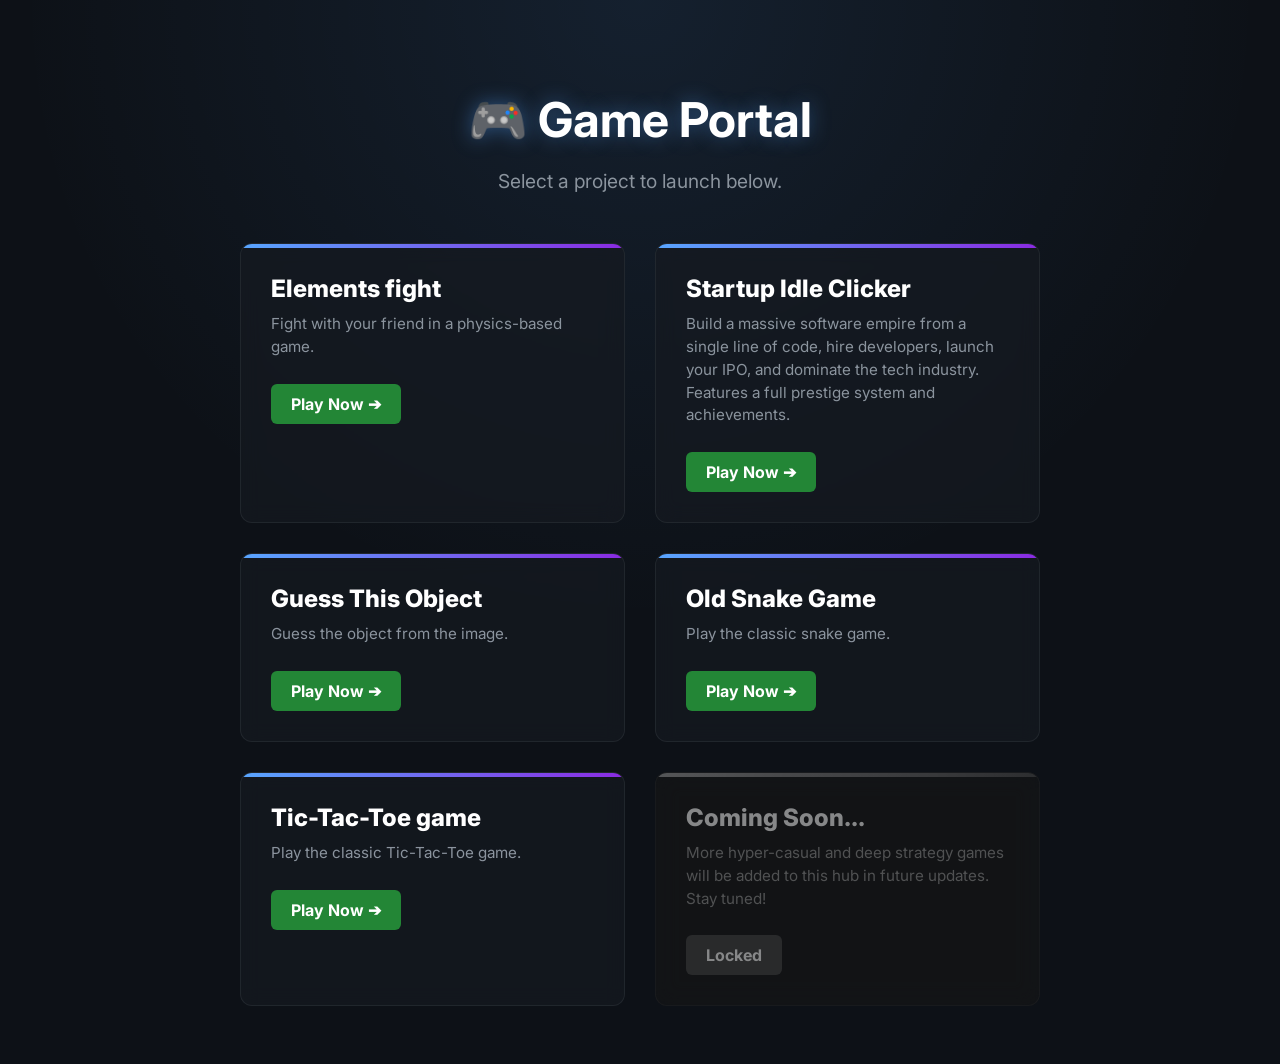
<file: index.html>
<!DOCTYPE html>
<html lang="en">

<head>
    <meta charset="UTF-8">
    <meta name="viewport" content="width=device-width, initial-scale=1.0">
    <title>AG Games Portal</title>
    <script async src="https://pagead2.googlesyndication.com/pagead/js/adsbygoogle.js?client=ca-pub-1398972486404954"
        crossorigin="anonymous"></script>
    <link href="https://fonts.googleapis.com/css2?family=Inter:wght@400;600;800&display=swap" rel="stylesheet">
    <style>
        body {
            font-family: 'Inter', -apple-system, sans-serif;
            background: #0d1117;
            color: #c9d1d9;
            text-align: center;
            padding: 50px;
            background-image: radial-gradient(circle at 50% 0%, rgba(88, 166, 255, 0.1), transparent 50%);
        }

        .portal-container {
            max-width: 800px;
            margin: 0 auto;
        }

        h1 {
            font-size: 3rem;
            margin-bottom: 20px;
            color: #fff;
            text-shadow: 0 0 20px rgba(88, 166, 255, 0.4);
        }

        .subtitle {
            color: #8b949e;
            margin-bottom: 50px;
            font-size: 1.2rem;
        }

        .game-grid {
            display: grid;
            grid-template-columns: repeat(auto-fill, minmax(300px, 1fr));
            gap: 30px;
        }

        .game-card {
            border: 1px solid rgba(48, 54, 61, 0.5);
            padding: 30px;
            border-radius: 12px;
            background: rgba(22, 27, 34, 0.7);
            backdrop-filter: blur(10px);
            transition: all 0.3s cubic-bezier(0.175, 0.885, 0.32, 1.275);
            text-align: left;
            position: relative;
            overflow: hidden;
        }

        .game-card::before {
            content: '';
            position: absolute;
            top: 0;
            left: 0;
            right: 0;
            height: 4px;
            background: linear-gradient(90deg, #58a6ff, #8a2be2);
        }

        .game-card:hover {
            transform: translateY(-8px);
            border-color: #58a6ff;
            box-shadow: 0 15px 30px rgba(0, 0, 0, 0.5), 0 0 20px rgba(88, 166, 255, 0.2);
        }

        .game-title {
            color: #fff;
            font-size: 1.5rem;
            margin-bottom: 10px;
            font-weight: 800;
        }

        .game-desc {
            color: #8b949e;
            margin-bottom: 25px;
            line-height: 1.5;
            font-size: 0.95rem;
        }

        .play-btn {
            display: inline-block;
            background: #238636;
            color: white;
            text-decoration: none;
            font-weight: bold;
            padding: 10px 20px;
            border-radius: 6px;
            transition: background 0.2s;
        }

        .play-btn:hover {
            background: #2ea043;
        }
    </style>
</head>

<body>
    <div class="portal-container">
        <h1>🎮 Game Portal</h1>
        <p class="subtitle">Select a project to launch below.</p>

        <div class="game-grid">
            <div class="game-card">
                <div class="game-title">Elements fight</div>
                <div class="game-desc">Fight with your friend in a physics-based game.</div>
                <a href="./el_fight/index.html" class="play-btn">Play Now ➔</a>
            </div>

            <div class="game-card">
                <div class="game-title">Startup Idle Clicker</div>
                <div class="game-desc">Build a massive software empire from a single line of code, hire developers,
                    launch your IPO, and dominate the tech industry. Features a full prestige system and achievements.
                </div>
                <a href="./startup_idle_clicker/index.html" class="play-btn">Play Now ➔</a>
            </div>

            <div class="game-card">
                <div class="game-title">Guess This Object</div>
                <div class="game-desc">Guess the object from the image.</div>
                <a href="https://romanmamrukov.github.io/guessGame/" class="play-btn">Play Now ➔</a>
            </div>

            <div class="game-card">
                <div class="game-title">Old Snake Game</div>
                <div class="game-desc">Play the classic snake game.</div>
                <a href="https://romanmamrukov.github.io/snakegame/" class="play-btn">Play Now ➔</a>
            </div>

            <div class="game-card">
                <div class="game-title">Tic-Tac-Toe game</div>
                <div class="game-desc">Play the classic Tic-Tac-Toe game.</div>
                <a href="https://romanmamrukov.github.io/TicTacToeWebGame/" class="play-btn">Play Now ➔</a>
            </div>

            <!-- Future games can be appended here -->
            <div class="game-card" style="opacity:0.5; filter:grayscale(1);">
                <div class="game-title">Coming Soon...</div>
                <div class="game-desc">More hyper-casual and deep strategy games will be added to this hub in future
                    updates. Stay tuned!</div>
                <span class="play-btn" style="background:#444; cursor:not-allowed;">Locked</span>
            </div>
        </div>
    </div>
</body>

</html>
</file>
